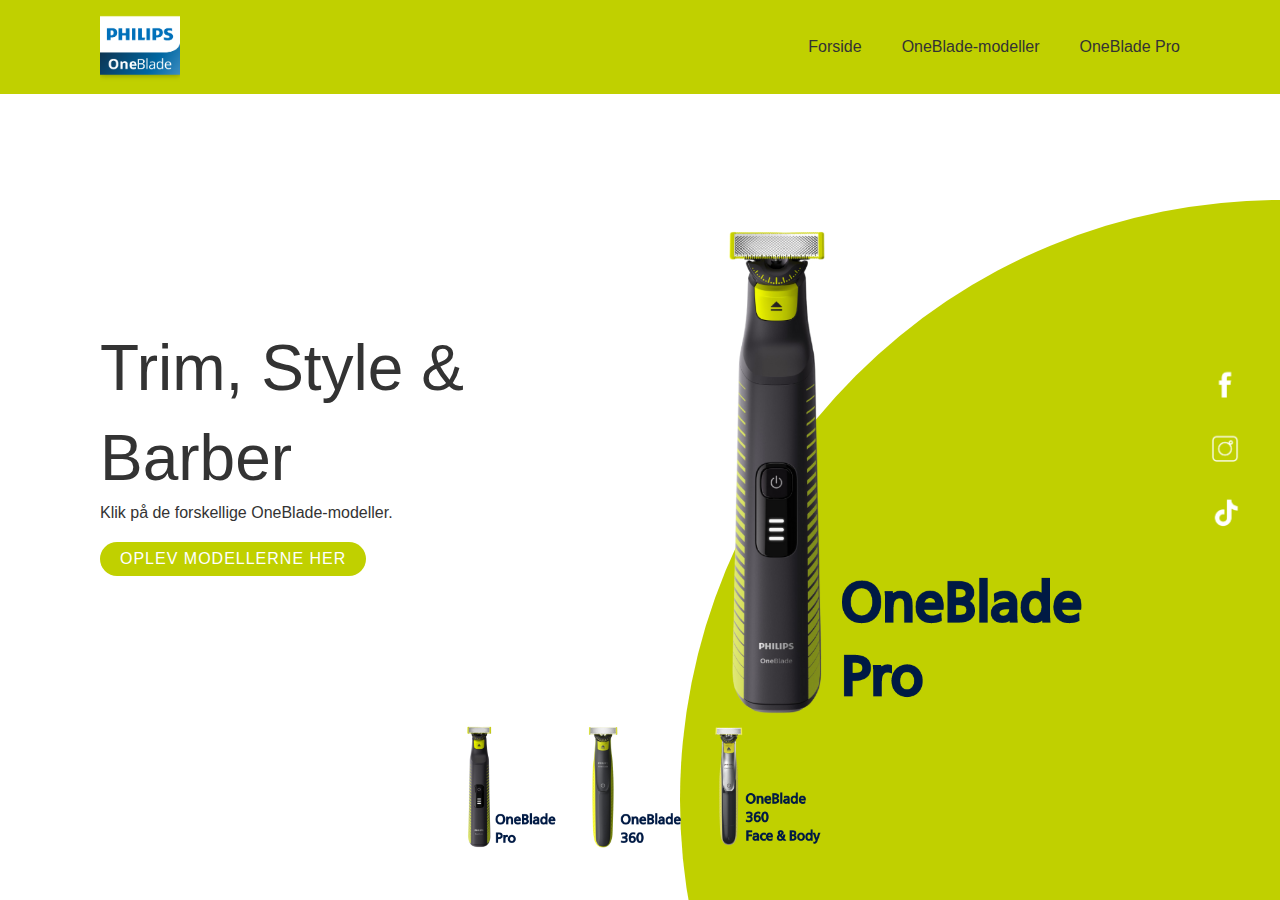
<file: index.html>
<!DOCTYPE html>
<html lang="en">
<head>
    <meta charset="UTF-8">
    <meta http-equiv="X-UA-Compatible" content="IE=edge">
    <meta name="viewport" content="width=device-width, initial-scale=1.0">
    <title>Philips</title>
    <link rel="stylesheet" href="stylesheet.css">
</head>
<body>
    <section>
        <div class="circle"></div>
        <header>
            <a href="index.html"><img src="img/logo.png" class="logo"></a>
            <ul>
                <li><a href="index.html">Forside</a></li>
                <li><a href="oneblademodeller.html">OneBlade-modeller</a></li>
                <li class="dropdown">
                    <a href="#">OneBlade Pro</a>
                    <ul class="dropdown-content">
                        <li><a href="videoer.html">Kampagnevideoer</a></li>
                        <li><a href="lanceringsevent.html">Lanceringsevent</a></li>
                    </ul>
                </li>
            </ul>
        </header>
        <div class="content">
            <div class="textbox">
                <h2>Trim, Style & Barber</h2>
                <p>Klik på de forskellige OneBlade-modeller.</p>
                <a href="oneblademodeller.html">OPLEV MODELLERNE HER</a>
            </div>
            <div class="imgbox">
                <img src="img/oneblade/QP6507_23.png" class="QP6507_23">
            </div>
        </div>
        <ul class="oneblademodels">
            <li><img src="img/oneblade/QP6507_23.png" onclick="imgSlider('img/oneblade/QP6507_23.png');changeCircleColor('#C0D000')"></li>
            <li><img src="img/oneblade/QP2723_23.png" onclick="imgSlider('img/oneblade/QP2723_23.png');changeCircleColor('#DEE43C')"></li>
            <li><img src="img/oneblade/QP2834_23.png" onclick="imgSlider('img/oneblade/QP2834_23.png');changeCircleColor('##C9C536')"></li>
        </ul>
        <ul class="soMe">
            <li><a href="https://www.facebook.com/Philips"><img src="img/Ikoner/facebook.png"></a></li>
            <li><a href="https://www.instagram.com/philipsnordics/"><img src="img/Ikoner/insta.png"></a></li>
            <li><a href="https://www.tiktok.com/tag/philips"><img src="img/Ikoner/tiktok.png"></a></li>
        </ul>
    </section>
    <script type="text/javascript">
        function imgSlider(anything){
           document.querySelector('.QP6507_23').src = anything;
        }
        function changeCircleColor(color){
            const circle = document.querySelector('.circle');
            circle.style.background = color;
        }
    </script>
</body>
</html>
</file>
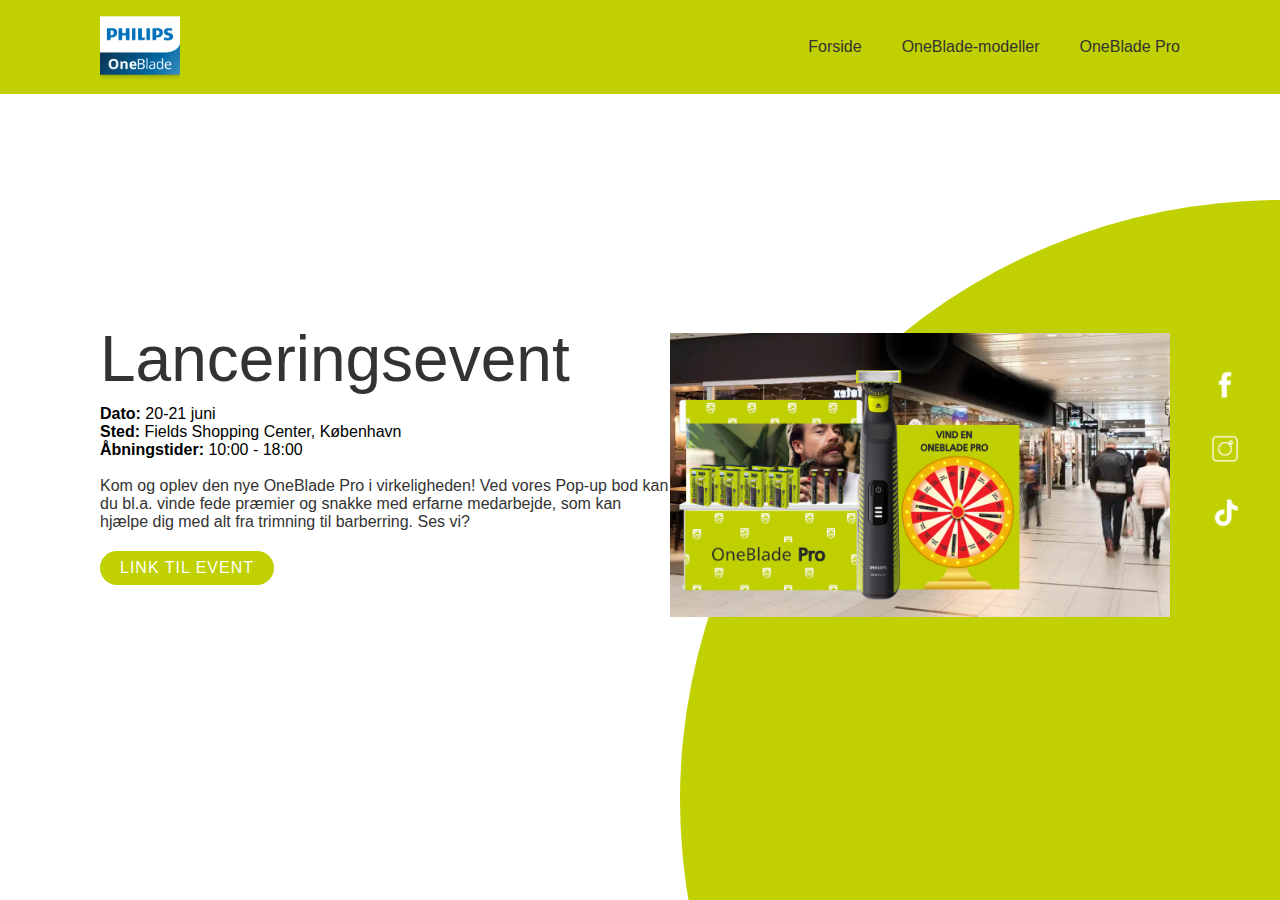
<file: lanceringsevent.html>
<!DOCTYPE html>
    <html lang="en">
    <head>
        <meta charset="UTF-8">
        <meta http-equiv="X-UA-Compatible" content="IE=edge">
        <meta name="viewport" content="width=device-width, initial-scale=1.0">
        <title>Philips</title>
        <link rel="stylesheet" href="stylesheet.css">
    </head>
    <body>
        <section>
            <div class="circle"></div>
            <header>
                <a href="index.html"><img src="img/logo.png" class="logo"></a>
                <ul>
                    <li><a href="index.html">Forside</a></li>
                    <li><a href="oneblademodeller.html">OneBlade-modeller</a></li>
                    <li class="dropdown">
                        <a href="#">OneBlade Pro</a>
                        <ul class="dropdown-content">
                            <li><a href="videoer.html">Kampagnevideoer</a></li>
                            <li><a href="lanceringsevent.html">Lanceringsevent</a></li>
                        </ul>
                    </li>
                </ul>
            </header>
            <div class="content">
                <div class="textbox">
                    <h2>Lanceringsevent</h2>
                <ul>
                        <li><strong>Dato:</strong> 20-21 juni</li>
                        <li><strong>Sted:</strong> Fields Shopping Center, København</li>
                        <li><strong>Åbningstider:</strong> 10:00 - 18:00</li>
                    </ul> <br>
                    <p> Kom og oplev den nye OneBlade Pro i virkeligheden! Ved vores Pop-up bod kan du bl.a. vinde fede præmier og snakke med erfarne medarbejde, som kan hjælpe dig med alt fra trimning til barberring. Ses vi?</p>
                    <a href="index.html">LINK TIL EVENT</a>
                </div>
                <div class="imgbox">
                    <img src="img/LANCERINGSEVENT.png" class="QP6507_23">
                </div>
            </div>
            <ul class="soMe">
                <li><a href="https://www.facebook.com/Philips"><img src="img/Ikoner/facebook.png"></a></li>
                <li><a href="https://www.instagram.com/philipsnordics/"><img src="img/Ikoner/insta.png"></a></li>
                <li><a href="https://www.tiktok.com/tag/philips"><img src="img/Ikoner/tiktok.png"></a></li>
            </ul>
        </section>
    </body>
    </html>
</file>
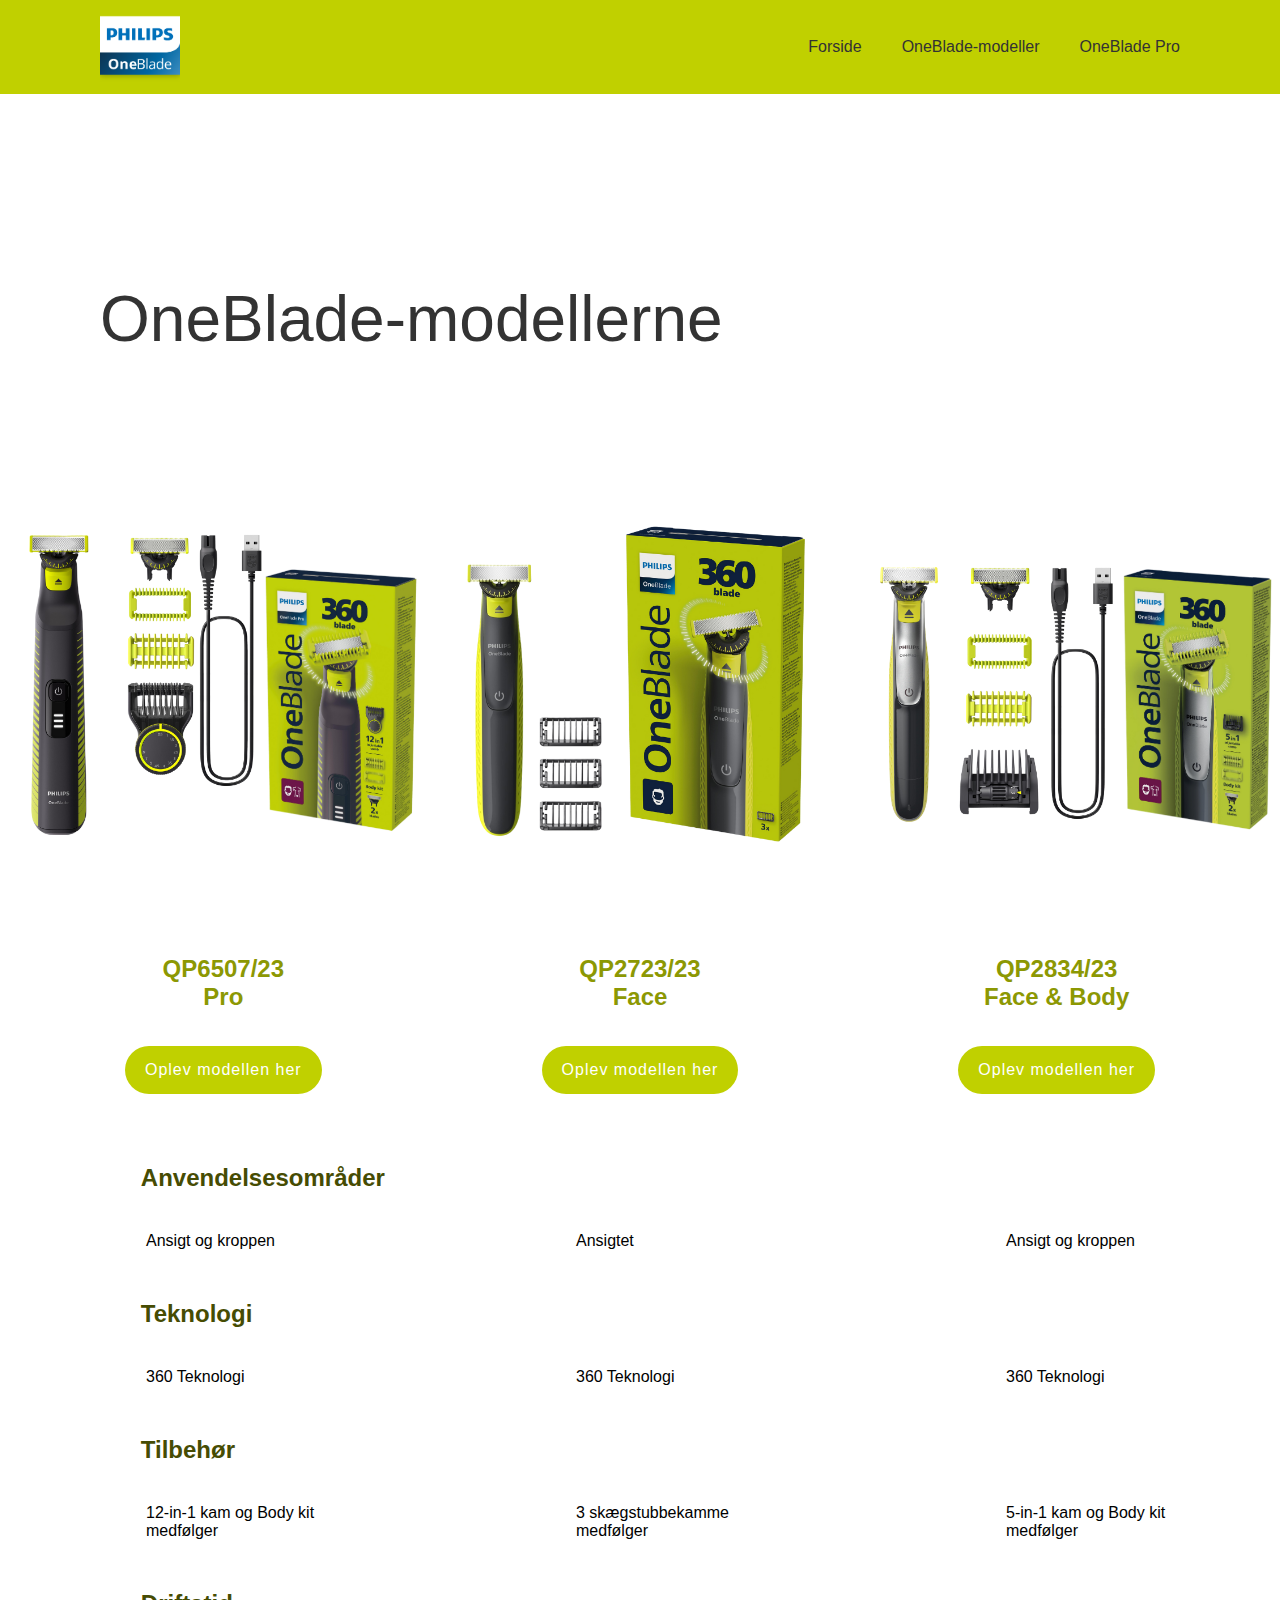
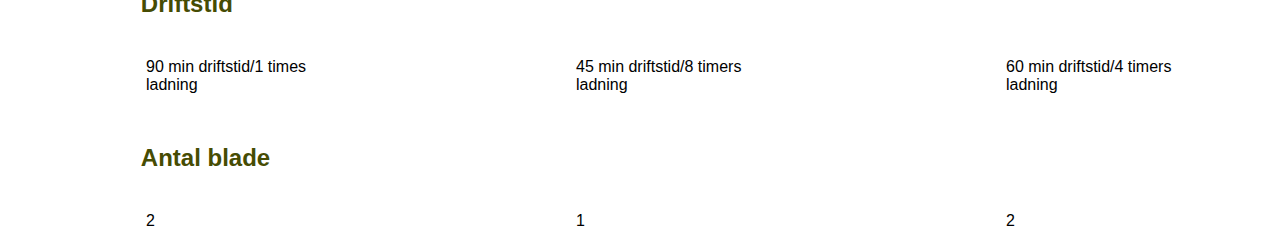
<file: oneblademodeller.html>
<!DOCTYPE html>
<html lang="en">
<head>
    <meta charset="UTF-8">
    <meta http-equiv="X-UA-Compatible" content="IE=edge">
    <meta name="viewport" content="width=device-width, initial-scale=1.0">
    <title>Oneblade Modeller</title>
    <link rel="stylesheet" href="stylesheet.css">
</head>
<body>
    <section>
        <header>
            <a href="index.html"><img src="img/logo.png" class="logo"></a>
            <ul>
                <li><a href="index.html">Forside</a></li>
                <li><a href="oneblademodeller.html">OneBlade-modeller</a></li>
                <li class="dropdown">
                    <a href="#">OneBlade Pro</a>
                    <ul class="dropdown-content">
                        <li><a href="videoer.html">Kampagnevideoer</a></li>
                        <li><a href="lanceringsevent.html">Lanceringsevent</a></li>
                    </ul>
                </li>
            </ul>
        </header>
        <div class="content1">
            <div class="textbox1">
                <h2>OneBlade-modellerne <br>
                </h2>
            </div>
            </div>
        <ul class="oneblademodels1">
            <li><a href="#"><img src="img/sammenlign/QP6507_23_box.png" onclick="imgSlider('img/Oneblade/QP6507_23.png');changeCircleColor('#C0D000')"></a></li>
            <li><a href="#"><img src="img/sammenlign/QP2723_23_box.png" onclick="imgSlider('img/Oneblade/QP2723_23.png');changeCircleColor('#DEE43C')"></a></li>
            <li><a href="#"><img src="img/sammenlign/QP2834_23_box.png" onclick="imgSlider('img/Oneblade/QP2834_23.png');changeCircleColor('##C9C536')"></a></li>
        </ul>
    </section>

    <div class="container1">
        <div class="product1">

            <h2>QP6507/23 <br> Pro</h2>
            <div class="button1"><a href="QP6507.html">Oplev modellen her</a></div>
        </div>
        <div class="product1">
            <h2>QP2723/23 <br> Face</h2>
            <div class="button1"><a href="QP2723.html">Oplev modellen her</a></div>
        </div>
        <div class="product1">
            <h2>QP2834/23 <br> Face & Body</h2>
            <div class="button1"><a href="QP2834.html">Oplev modellen her</a></div>
        </div>
    </div>

    <div class="section1">
        <h3>Anvendelsesområder</h3>
        <div class="section-content1">
            <div>
                <p>Ansigt og kroppen</p>
            </div>
            <div>
                <p>Ansigtet</p>
            </div>
            <div>
                <p>Ansigt og kroppen</p>
            </div>
        </div>
    </div>
    <div class="section1">
        <h3>Teknologi</h3>
        <div class="section-content1">
            <div>
                <p>360 Teknologi</p>
            </div>
            <div>
                <p>360 Teknologi</p>
            </div>
            <div>
                <p>360 Teknologi</p>
            </div>
        </div>
    </div>

    <div class="section1">
        <h3>Tilbehør</h3>
        <div class="section-content1">
            <div>
                <p>12-in-1 kam og Body kit medfølger</p>
            </div>
            <div>
                <p>3 skægstubbekamme medfølger</p>
            </div>
            <div>
                <p>5-in-1 kam og Body kit medfølger</p>
            </div>
        </div>
    </div>

    <div class="section1">
        <h3>Driftstid</h3>
        <div class="section-content1">
            <div>
                <p>90 min driftstid/1 times ladning</p>
            </div>
            <div>
                <p>45 min driftstid/8 timers ladning</p>
            </div>
            <div>
                <p>60 min driftstid/4 timers ladning</p>
            </div>
        </div>
    </div>

    <div class="section1">
        <h3>Antal blade</h3>
        <div class="section-content1">
            <div>
                <p>2</p>
            </div>
            <div>
                <p>1</p>
            </div>
            <div>
                <p>2</p>
            </div>
        </div>
    </div>
    <script>
    function toggleDetails(id) {
        var details = document.getElementById(id);
        if (details.style.display === "none" || details.style.display === "") {
            details.style.display = "block";
        } else {
            details.style.display = "none";
        }
    }
    </script>


</body>
</html>
</file>
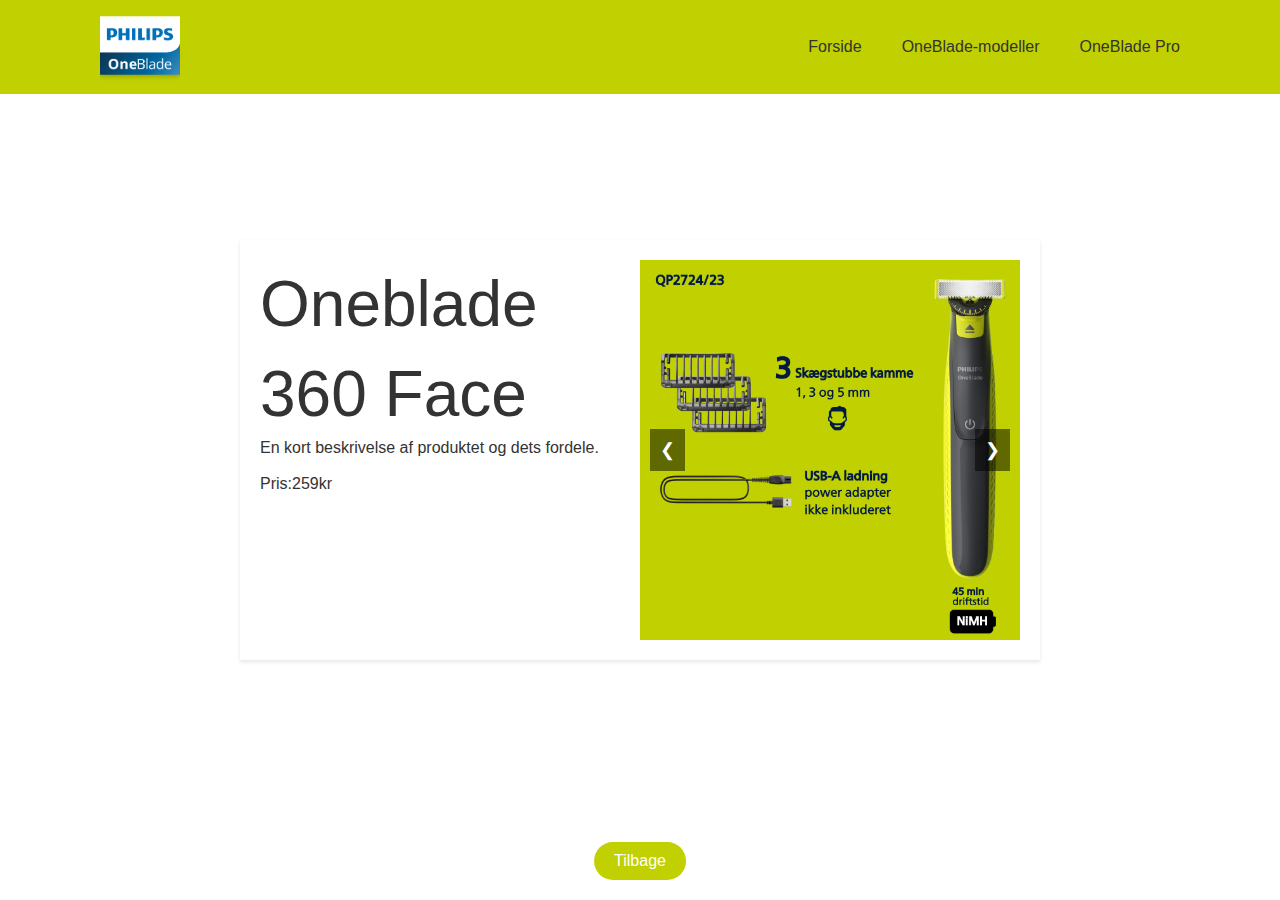
<file: QP2723.html>
<!DOCTYPE html>
<html lang="en">
<head>
    <meta charset="UTF-8">
    <meta http-equiv="X-UA-Compatible" content="IE=edge">
    <meta name="viewport" content="width=device-width, initial-scale=1.0">
    <title>QP2723</title>
    <link rel="stylesheet" href="stylesheet.css">
</head>
<body>
    <section>
        <header>
            <a href="index.html"><img src="img/logo.png" class="logo"></a>
            <ul>
                <li><a href="index.html">Forside</a></li>
                <li><a href="oneblademodeller.html">OneBlade-modeller</a></li>
                <li class="dropdown">
                    <a href="#">OneBlade Pro</a>
                    <ul class="dropdown-content">
                        <li><a href="videoer.html">Kampagnevideoer</a></li>
                        <li><a href="lanceringsevent.html">Lanceringsevent</a></li>
                    </ul>
                </li>
            </ul>
        </header>

        <div class="container">
            <div class="product-info">
                <h1>Oneblade 360 Face</h1>
                <p>En kort beskrivelse af produktet og dets fordele.</p> <br>
                <p>Pris:259kr </p> <br>
            </div>
            <div class="product-slideshow">
                <img src="img/QP2724_23/1.jpg" alt="Produkt Billede 1">
                <img src="img/QP2724_23/2.jpg" alt="Produkt Billede 2">
                <img src="img/QP2724_23/3.jpg" alt="Produkt Billede 3">
                <img src="img/QP2724_23/4.jpg" alt="Produkt Billede 4">
                <img src="img/QP2724_23/5.jpg" alt="Produkt Billede 5">
                <img src="img/QP2724_23/6.jpg" alt="Produkt Billede 6">
                <img src="img/QP2724_23/7.jpg" alt="Produkt Billede 7">
                <img src="img/QP2724_23/8.jpg" alt="Produkt Billede 8">
                <button class="prev" onclick="prevSlide()">&#10094;</button>
                <button class="next" onclick="nextSlide()">&#10095;</button>
            </div>
        </div>
        <a href="#" class="back-button" onclick="goBack()">Tilbage</a>
        <script src="script.js"></script>
    </section>
</body>
</html>
</file>
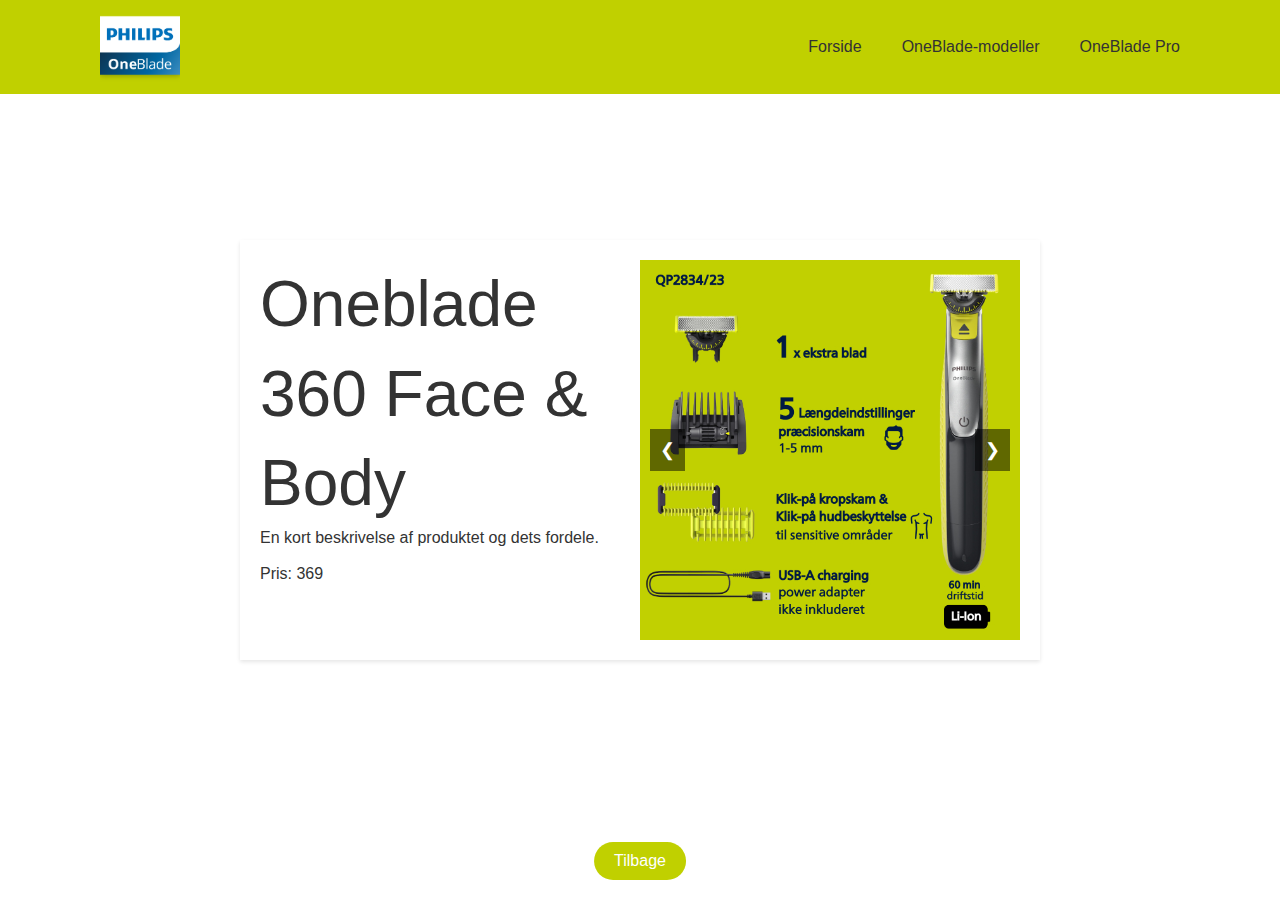
<file: QP2834.html>
<!DOCTYPE html>
<html lang="en">
<head>
    <meta charset="UTF-8">
    <meta http-equiv="X-UA-Compatible" content="IE=edge">
    <meta name="viewport" content="width=device-width, initial-scale=1.0">
    <title>QP2834</title>
    <link rel="stylesheet" href="stylesheet.css">
</head>
<body>
    <section>
        <header>
            <a href="index.html"><img src="img/logo.png" class="logo"></a>
            <ul>
                <li><a href="index.html">Forside</a></li>
                <li><a href="oneblademodeller.html">OneBlade-modeller</a></li>
                <li class="dropdown">
                    <a href="#">OneBlade Pro</a>
                    <ul class="dropdown-content">
                        <li><a href="videoer.html">Kampagnevideoer</a></li>
                        <li><a href="lanceringsevent.html">Lanceringsevent</a></li>
                    </ul>
                </li>
            </ul>
        </header>
        <div class="container">
            <div class="product-info">
                <h1>Oneblade 360 Face & Body</h1>
                <p>En kort beskrivelse af produktet og dets fordele.</p> <br>
                <p>Pris: 369 </p>
            </div>

            <div class="product-slideshow">
                <img src="img/QP2834_23/1.jpg" alt="Produkt Billede 1">
                <img src="img/QP2834_23/2.jpg" alt="Produkt Billede 2">
                <img src="img/QP2834_23/3.jpg" alt="Produkt Billede 3">
                <img src="img/QP2834_23/4.jpg" alt="Produkt Billede 4">
                <img src="img/QP2834_23/5.jpg" alt="Produkt Billede 5">
                <img src="img/QP2834_23/6.jpg" alt="Produkt Billede 6">
                <img src="img/QP2834_23/7.jpg" alt="Produkt Billede 7">
                <img src="img/QP2834_23/8.jpg" alt="Produkt Billede 8">
                <img src="img/QP2834_23/9.jpg" alt="Produkt Billede 9">
                <button class="prev" onclick="prevSlide()">&#10094;</button>
                <button class="next" onclick="nextSlide()">&#10095;</button>
            </div>
        </div>
        <a href="#" class="back-button" onclick="goBack()">Tilbage</a>
        <script src="script.js"></script>
    
    </section>
</body>
</html>
</file>
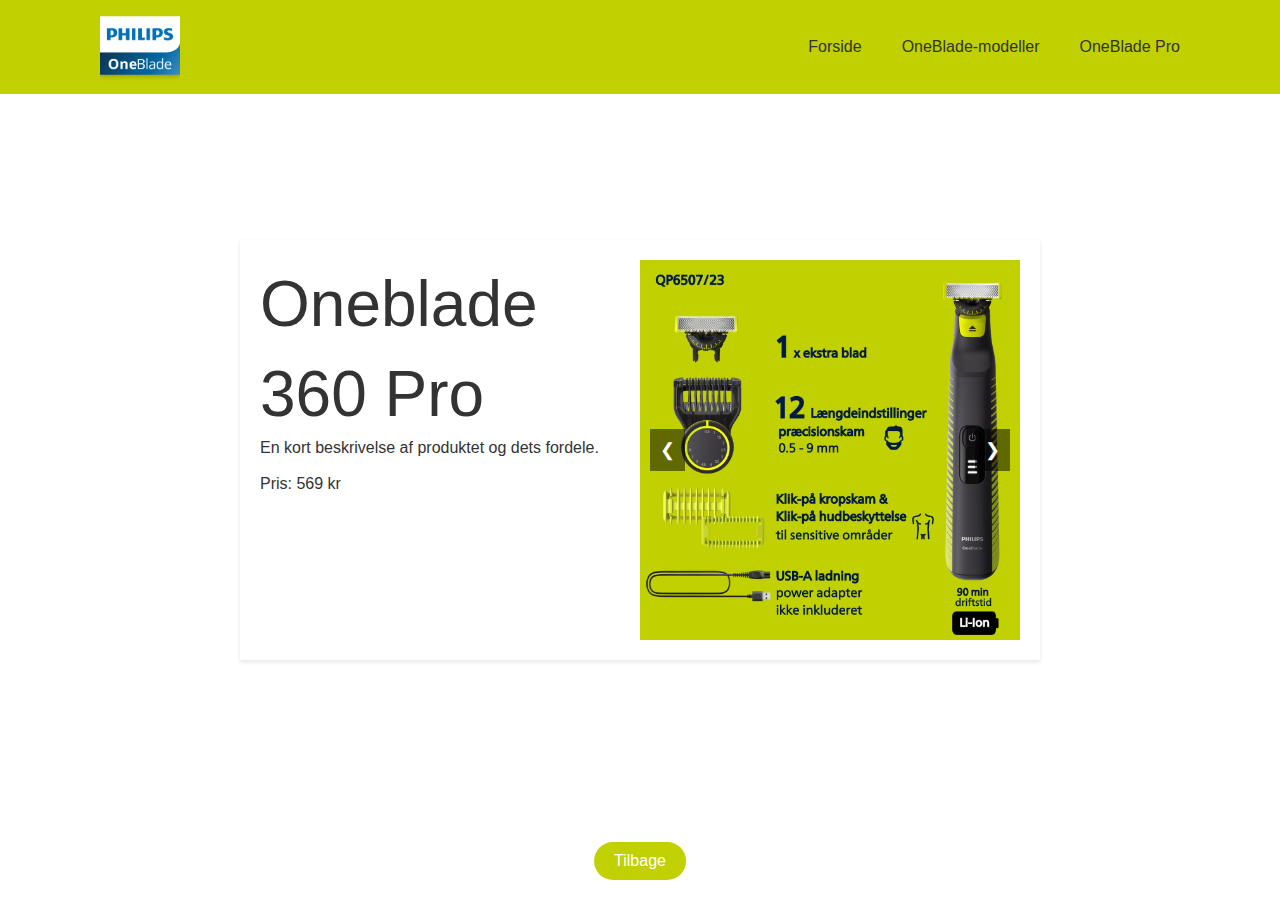
<file: QP6507.html>
<!DOCTYPE html>
<html lang="en">
<head>
    <meta charset="UTF-8">
    <meta http-equiv="X-UA-Compatible" content="IE=edge">
    <meta name="viewport" content="width=device-width, initial-scale=1.0">
    <title>QP6507</title>
    <link rel="stylesheet" href="stylesheet.css">
</head>
<body>
    <section>

        <header>
            <a href="index.html"><img src="img/logo.png" class="logo"></a>
            <ul>
                <li><a href="index.html">Forside</a></li>
                <li><a href="oneblademodeller.html">OneBlade-modeller</a></li>
                <li class="dropdown">
                    <a href="#">OneBlade Pro</a>
                    <ul class="dropdown-content">
                        <li><a href="videoer.html">Kampagnevideoer</a></li>
                        <li><a href="lanceringsevent.html">Lanceringsevent</a></li>
                    </ul>
                </li>
            </ul>
        </header>
                <div class="container">
            <div class="product-info">
                <h1>Oneblade 360 Pro</h1>
                <p>En kort beskrivelse af produktet og dets fordele.</p> <br>
                <p>Pris: 569 kr</p> <br>
            </div>
            <div class="product-slideshow">
                <img src="img/QP6507_23/1.jpg" alt="Produkt Billede 1">
                <img src="img/QP6507_23/2.jpg" alt="Produkt Billede 2">
                <img src="img/QP6507_23/3.jpg" alt="Produkt Billede 3">
                <img src="img/QP6507_23/4.jpg" alt="Produkt Billede 4">
                <img src="img/QP6507_23/5.jpg" alt="Produkt Billede 5">
                <img src="img/QP6507_23/6.jpg" alt="Produkt Billede 6">
                <img src="img/QP6507_23/7.jpg" alt="Produkt Billede 7">
                <img src="img/QP6507_23/8.jpg" alt="Produkt Billede 8">
                <img src="img/QP6507_23/9.jpg" alt="Produkt Billede 9">
                <button class="prev" onclick="prevSlide()">&#10094;</button>
                <button class="next" onclick="nextSlide()">&#10095;</button>
            </div>
        </div>
        <a href="#" class="back-button" onclick="goBack()">Tilbage</a>
        <script src="script.js"></script>
    </section>
</body>
</html>
</file>
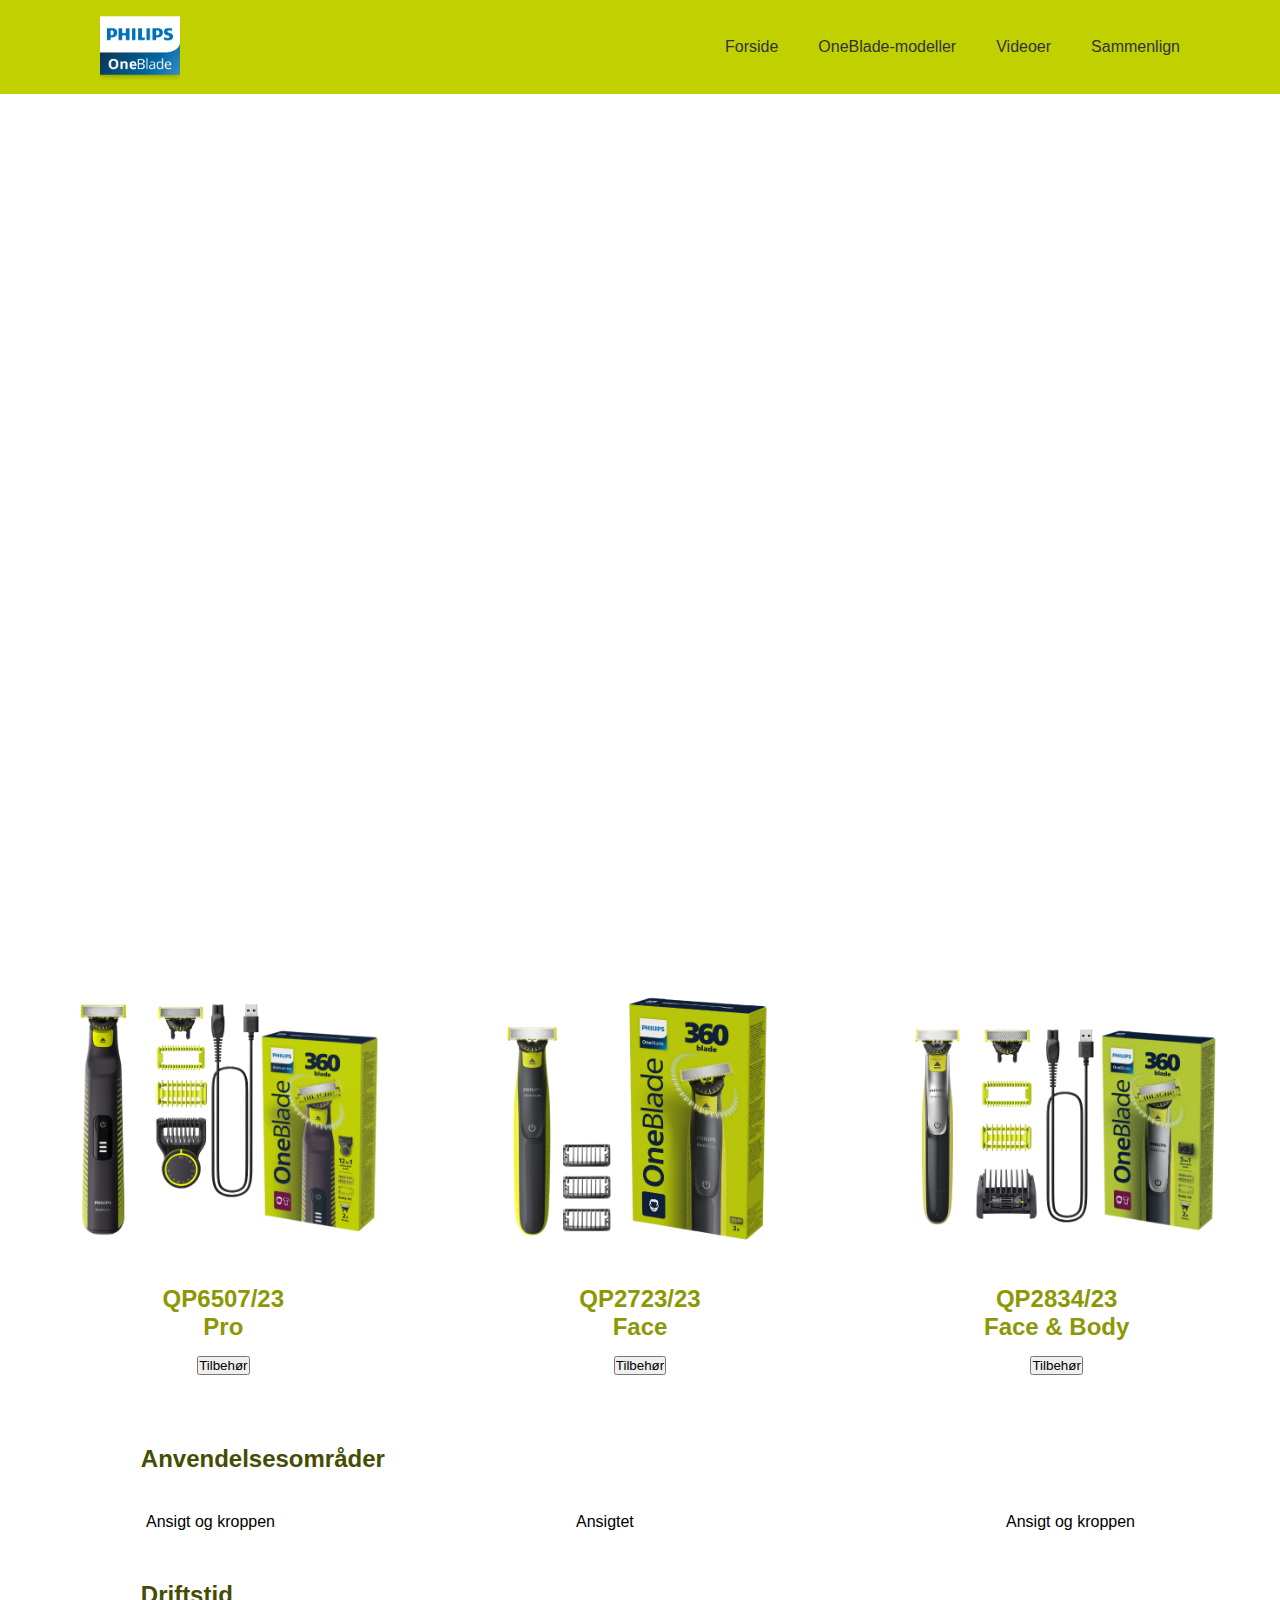
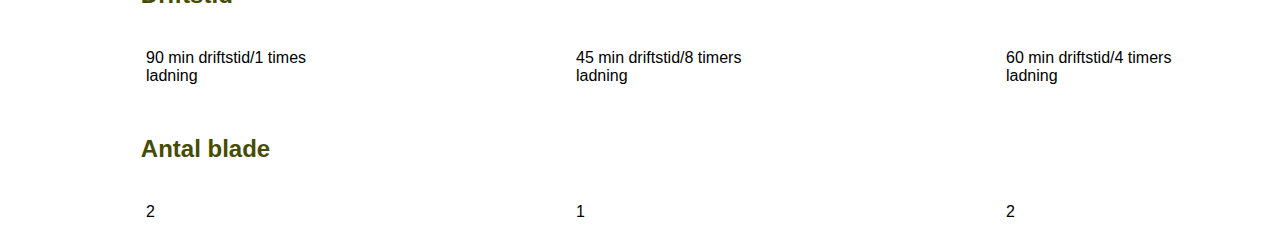
<file: sammenlign.html>
<!DOCTYPE html>
<html lang="en">
<head>
    <meta charset="UTF-8">
    <meta http-equiv="X-UA-Compatible" content="IE=edge">
    <meta name="viewport" content="width=device-width, initial-scale=1.0">
    <title>Sammenlign</title>
    <link rel="stylesheet" href="stylesheet.css">
</head>
<body>
    <section>
        <header>
            <a href="index.html"><img src="img/logo.png" class="logo"></a>
            <ul>
                <li><a href="index.html">Forside</a></li>
                <li><a href="oneblademodeller.html">OneBlade-modeller</a></li>
                <li><a href="videoer.html">Videoer</a></li>
                <li><a href="sammenlign.html">Sammenlign</a></li>
            </ul>
        </header>
    </section>
<div class="container1">
    <div class="product1">
        <img src="img/sammenlign/QP6507_23_box.png" alt="Product 1">
        <h2>QP6507/23 <br> Pro</h2>
        <button onclick="toggleDetails('product1-details')">Tilbehør</button>
        <div id="product1-details" class="product-details1">
            <p>12-in-1 kam og Body kit medfølger</p>
        </div>
    </div>
    <div class="product1">
        <img src="img/sammenlign/QP2723_23_box.png" alt="Product 2">
        <h2>QP2723/23 <br> Face</h2>
        <button onclick="toggleDetails('product2-details')">Tilbehør</button>
        <div id="product2-details" class="product-details1">
            <p>3 skægstubbekamme medfølger</p>
        </div>
    </div>
    <div class="product1">
        <img src="img/sammenlign/QP2834_23_box.png" alt="Product 3">
        <h2>QP2834/23 <br> Face & Body</h2>
        <button onclick="toggleDetails('product3-details')">Tilbehør</button>
        <div id="product3-details" class="product-details1">
            <p>5-in-1 kam og Body kit medfølger</p>
        </div>
    </div>
</div>
<div class="section1">
    <h3>Anvendelsesområder</h3>
    <div class="section-content1">
        <div>
            <p>Ansigt og kroppen</p>
        </div>
        <div>
            <p>Ansigtet</p>
        </div>
        <div>
            <p>Ansigt og kroppen</p>
        </div>
    </div>
</div>

<div class="section1">
    <h3>Driftstid</h3>
    <div class="section-content1">
        <div>
            <p>90 min driftstid/1 times ladning</p>
        </div>
        <div>
            <p>45 min driftstid/8 timers ladning</p>
        </div>
        <div>
            <p>60 min driftstid/4 timers ladning</p>
        </div>
    </div>
</div>

<div class="section1">
    <h3>Antal blade</h3>
    <div class="section-content1">
        <div>
            <p>2</p>
        </div>
        <div>
            <p>1</p>
        </div>
        <div>
            <p>2</p>
        </div>
    </div>
</div>
<script>
function toggleDetails(id) {
    var details = document.getElementById(id);
    if (details.style.display === "none" || details.style.display === "") {
        details.style.display = "block";
    } else {
        details.style.display = "none";
    }
}
</script>
  
</body>
</html>
</file>
<file: stylesheet.css>
*
{
    margin: 0;
    padding: 0;
    box-sizing: border-box;
    font-family: Verdana, Geneva, Tahoma, sans-serif;
}
 /* Forside */ 
section
{
    position: relative;
    width: 100%;
    min-height: 100vh;
    padding: 100px;
    display: flex;
    justify-content: space-between;
    align-items: center;
    background: #fff;
}
header
{
    position: absolute;
    top: 0;
    left: 0;
    width: 100%;
    padding: 5px 100px;
    display: flex;
    justify-content: space-between;
    align-items: center;
    background: #C0D000;
}
header .logo
{
position: relative;
max-width: 80px;
}
header ul
{
    position: relative;
    display: flex;
}
header ul li
{
list-style: none;
}
header ul li a
{
    display: inline-block;
    color: #333;
    font-weight: 500;
    margin-left: 40px;
    text-decoration: none;
    line-height: 1.4em;
}

/* Dropdown */ 
header .dropdown-content {
    display: none;
    position: absolute;
    top: 100%;
    background-color: #fff;
    min-width: 120px;
    box-shadow: 0 8px 16px rgba(0,0,0,0.1); /* Let skygge for at adskille dropdown */
    border-radius: 8px; 
    overflow: hidden; 
    z-index: 1;
    transition: transform 0.3s ease, opacity 0.3s ease; /* Glat overgang for visning */
    transform: translateY(10px); /* Flyt dropdown lidt ned */
    opacity: 0; /* Gør dropdown usynlig som standard */
    pointer-events: none; 
}
header .dropdown-content li a {
    padding: 12px 16px;
    margin: 0;
    color: #333;
    text-decoration: none;
    display: block;
    transition: background-color 0.3s ease; /* Glat overgang for baggrundsfarveændring */
}

/* Baggrundsfarveskift ved hover */
header .dropdown-content li a:hover {
    background-color: #f1f1f1;
}

/* Vis dropdown-menu ved hover */
header .dropdown:hover .dropdown-content {
    display: block;
    transform: translateY(0); /* Flyt dropdown tilbage til sin position */
    opacity: 1; /* Gør dropdown synlig */
    pointer-events: auto; /* Aktiver klik */
}


.content
{
    position: relative;
    width: 100%;
    display: flex;
    justify-content: space-between;
    align-items: center;
}
.content .textbox
{
    position: relative;
    max-width: 600px;
}
.content .textbox h2
{
    color: #333;
    font-size: 4em;
    line-height: 1.4em;
    font-weight: 500;
}
.content .textbox p
{
    color: #333;
}
.content .textbox a
{
    display: inline-block;
    margin-top: 20px;
    padding: 8px 20px;
    background: #C0D000;
    color: #fff;
    border-radius: 40px;
    font-weight: 500;
    letter-spacing: 1px;
    text-decoration: none;
}
.content .imgbox
{
    width: 600px;
    display: flex;
    justify-content: flex-end;
    padding-right: 10px;
    margin-top: 50px;
}
.content .imgbox img
{
max-width: 500px;
}
.oneblademodels
{
    position: absolute;
    left: 50%;
    bottom: 20px;
    transform: translate(-50%);
    display: flex;
    padding-bottom: 2%;
}
.oneblademodels li
{
    list-style: none;
    display: inline-block;
    margin: 0 px;
    cursor: pointer;
    transition: 0.5s;
}
.oneblademodels li:hover 
{
    transform: translateY(-15px);
}
.oneblademodels img
{
    max-width: 125px;
}

.soMe 
{
    position: absolute;
    top: 50%;
    right: 30px;
    transform: translateY(-50%);
    display: flex;
    justify-content: center;
    align-items: center;
    flex-direction: column;
}
.soMe li
{
    list-style: none;
}
.soMe li a
{
    display: inline-block;
    margin: 5px 0;
    transform: scale(0.6);
    filter: invert(1);
}
.soMe img {
    max-width: 50px;
}

.circle
{
    position: absolute;
    top: 0;
    left: 0;
    width: 100%;
    height: 100%;
    background: #C0D000;
    clip-path: circle(600px at right 800px);
}

/* Oneblade modeller */ 
.oneblademodels1
{
    position: absolute;
    left: 50%;
    bottom: 20px;
    transform: translate(-50%);
    display: flex;
}
.oneblademodels1 li
{
    list-style: none;
    display: inline-block;
    margin: 0 px;
    cursor: pointer;
    transition: 0.5s;
}
.oneblademodels1 li:hover 
{
    transform: translateY(-15px);
}
.oneblademodels1 img
{
    max-width: 425px;
}



/* QP2834 */ 
.container {
    max-width: 800px;
    margin: 50px auto;
    display: flex;
    justify-content: space-between;
    align-items: flex-start;
    padding: 20px;
    background-color: #ffffff;
    box-shadow: 0 2px 4px rgba(0, 0, 0, 0.1);
}

.product-info {
    flex: 1;
}

.product-info h1 {
    color: #333;
    font-size: 4em;
    line-height: 1.4em;
    font-weight: 500;
}
.product-info p {
    color: #333;
}

.product-slideshow {
    flex: 1;
    position: relative;
    overflow: hidden;
}

.product-slideshow img {
    width: 100%;
    height: auto;
    display: none;
}

.product-slideshow img.active {
    display: block;
}

.product-slideshow button {
    position: absolute;
    top: 50%;
    transform: translateY(-50%);
    background-color: rgba(0, 0, 0, 0.5);
    color: #ffffff;
    border: none;
    cursor: pointer;
    padding: 10px;
    font-size: 18px;
}

.product-slideshow button.prev {
    left: 10px;
}

.product-slideshow button.next {
    right: 10px;
}





.back-button {
    position: fixed;
    bottom: 20px;
    left: 50%;
    transform: translateX(-50%);
    padding: 10px 20px;
    background-color: #C0D000;
    color: #fff;
    text-decoration: none;
    border-radius: 40px;
}

.back-button:hover {
    background-color: #8c9803;
}


/* Sammenlign */
        
        .container1 {
            display: grid;
            grid-template-columns: repeat(3, 1fr);
            gap: 10px;
            padding: 20px;
        }
        
        .product1 {
            background-color: white;
            border-radius: 8px;
            padding: 20px;
            text-align: center;
            position: relative;
            margin-left: 5%;
            margin-right: 5%;
        }
        
        .product1 img {
            width: 100%;
            height: auto;
            border-radius: 8px;
        }
        
        .product1 h2 {
            font-size: 24px;
            margin: 15px 0;
            color: #8c9803;
        }
    
        
        .product-details1 {
            display: none;
            text-align: left;
            padding: 10px 0;
        }
        
        .section1 {
            margin-top: 30px;
            
        }
        
        .section1 h3 {
            text-align: left;
            margin-bottom: 20px;
            margin-left: 11%;
            font-size: 24px;
            color: #464c03;
        }
        
        .section-content1 {
            display: grid;
            grid-template-columns: repeat(3, 1fr);
            gap: 10px;
        }
        
        .section-content1 div {
            border-radius: 8px;
            padding: 20px;
            margin-left: 30%;
            margin-right: 10%;
        }


.content1
{
    position: relative;
    width: 100%;
    display: flex;
    justify-content: space-between;
    align-items: center;
    white-space: nowrap;
    top: -130px;
    text-decoration: none;
}
.content1 .textbox1
{
    position: relative;
    max-width: 600px;
}
.content1 .textbox1 h2
{
    color: #333;
    font-size: 4em;
    line-height: 1.4em;
    font-weight: 500;
}
.content1 .textbox1 p
{
    color: #333;
}

   /* Oplev modellerne knap*/

.button1 {
    display: inline-block;
    margin-top: 20px;
    padding: 15px 20px;
    background: #C0D000;
    border-radius: 40px;
    font-weight: 500;
    letter-spacing: 1px;
    text-decoration: none;
    border: none;
    cursor: pointer;
}
.button1 a{
    text-decoration: none;
    color: #fff;
}

.button1:hover {
    background-color: #8c9803;
}

/* Videoer*/

    .container2 {
        display: flex;
        flex-direction: row;
        /* justify-content: space-around; */
        align-items: flex-start;
        padding: 20px;
    }

    .video-section1 {
        width: 30%;
        padding: 10px;
        text-align: center;
    }

    .text-section1 {
        width: 60%;
        padding: 10px;
    }


    .text-section1 h2 {
        font-size: 28px; /* Øget skriftstørrelse for overskrifter */
        font-weight: bold; /* Fed skriftstil for tydelighed */
        color: #333; /* Mørkere tekstfarve for bedre kontrast */
        margin-bottom: 15px; /* Lidt større afstand under overskrifter */
        text-transform: uppercase; /* Store bogstaver for en mere markant stil */
        text-align: left; /* Venstrejuster overskrifter */
    }

    .text-section1 p {
        font-size: 16px; /* Basis skriftstørrelse for brødtekst */
        line-height: 1.6; /* Øget linjeafstand for bedre læsbarhed */
        color: #666; /* Lidt mørkere tekstfarve end overskrifterne */
        margin-bottom: 15px; /* Standard afstand mellem afsnit */
    }

/* Lanceringsevent*/

.textbox ul {
    list-style: none;
    padding: 0;
    text-decoration: none;
}

    


    /*Tilpas til telefon*/

@media (max-width: 768px) {
    section {
        padding: 50px 20px;
    }

    header {
        flex-direction: column;
        align-items: center;
    }

    header .logo {
        margin: 0 auto;
    }

    header nav, header ul {
        display: none; /*Fjerner nav-baren når man er på telefonen*/
    }

    .content .textbox h2 {
        font-size: 2em;
    }

    .oneblademodels img {
        max-width: 75px;
    }

    .soMe img {
        max-width: 20px;
    }

    .circle {
        display: none;
    }
    .content1 .textbox1 h2 {
        font-size: 3em;
    }

    .content .imgbox
{
    width: 600px;
    display: flex;
    justify-content: flex-end;
    padding-right: 10px;
    margin-top: 50px;
}
.content .imgbox img
{
max-width: 300px;
}

.content .textbox p
{
    display: none;
}

.oneblademodels1 {
    display: flex;
    flex-direction: row;
    flex-wrap: nowrap;
    overflow-x: scroll;
    padding: 10px 0;
}

.oneblademodels1 li {
    margin: 0 5px;
}

.oneblademodels1 img {
    max-width: 200px; /* Mindre billedstørrelse til mobil */
    margin-bottom: -20px;
}

.product1 h2 {
    font-size: 15px;
    margin: 10px 0;
    color: #8c9803;
}
.button1 {
    display: inline-block;
    margin-top: 0px;
    padding: 15px 20px;
    background: #C0D000;
    border-radius: 20px;
    font-size: 10px;
    letter-spacing: 1px;
    text-decoration: none;
    border: none;
    cursor: pointer;
}
.button1 a{
    text-decoration: none;
    color: #fff;
}

.button1:hover {
    background-color: #8c9803;
}
}
</file>
